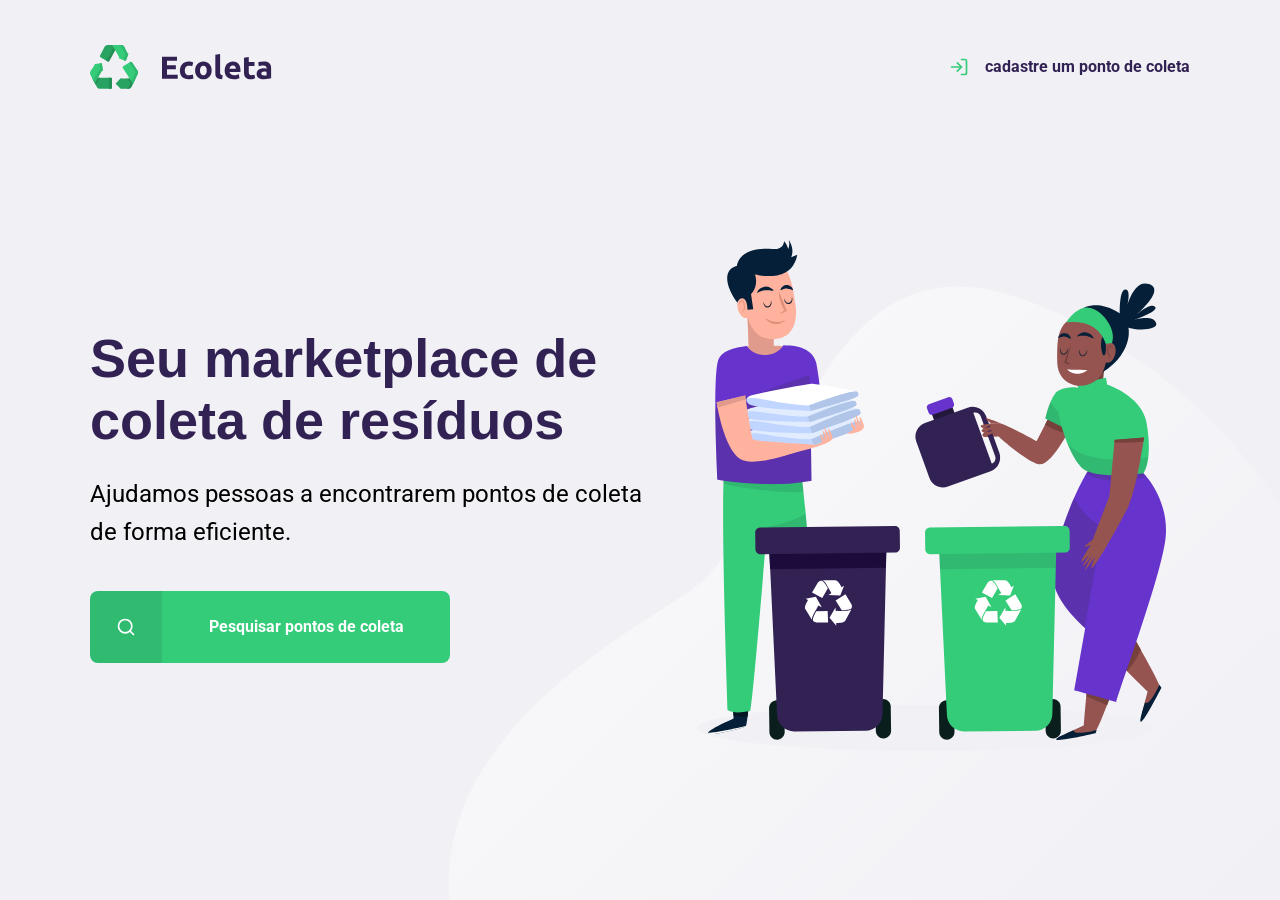
<file: index.html>
<!DOCTYPE html>
<html lang="pt_br">
<head>
    <meta charset="UTF-8">
    <meta name="viewport" content="width=device-width, initial-scale=1.0">
    <title>Ecoleta</title>
    <link href="https://fonts.googleapis.com/css2?family=Roboto&Ubuntufamily=Roboto:wght@700&display=swap" rel="stylesheet">
    <link rel="stylesheet" href="/public/styles/main.css">

    <link rel="stylesheet" href="/public/styles/home.css">
    <link rel="stylesheet" href="/public/styles/modal.css">
    
    <link rel="stylesheet" href="/public/styles/Resposive.css">

</head>
<body>
    <div id="page-home">
        <div class="content">
            <header>
                <img src="/public/assets/logo.svg" alt="logomarca">
                <a href="/src/create-point.html">
                    <span></span>
                cadastre um ponto de coleta   
                </a>
            </header>   
    
            <main>
                <h1>Seu marketplace de coleta de resíduos</h1>
        
                <p>Ajudamos pessoas a encontrarem pontos de coleta de forma eficiente.</p>
            
                <a href="#"><span></span><strong>Pesquisar pontos de coleta</strong></a>
                
            </main>
    
        
        </div>
    
    </div>
    
    <div id="modal" class="hide">
        <div class="content">
            <div class="header">
                <h1>Pontos de Coleta</h1>
                <a href="#">Fechar</a>
            </div>
            <form action="/src/search-results.html">
                <label for="search">Cidade</label>
                <div class="search field">
                    <input
                     type="text" 
                     name="search"
                     placeholder="Pesquise por cidade">
                    <button>
                        <img src="/public/assets/search.svg" alt="Buscar">
                    </button>
                </div>
            </form>
        </div>
    </div>

    <script src="/public/scripts/index.js"></script>
  
</body>
</html>
</file>
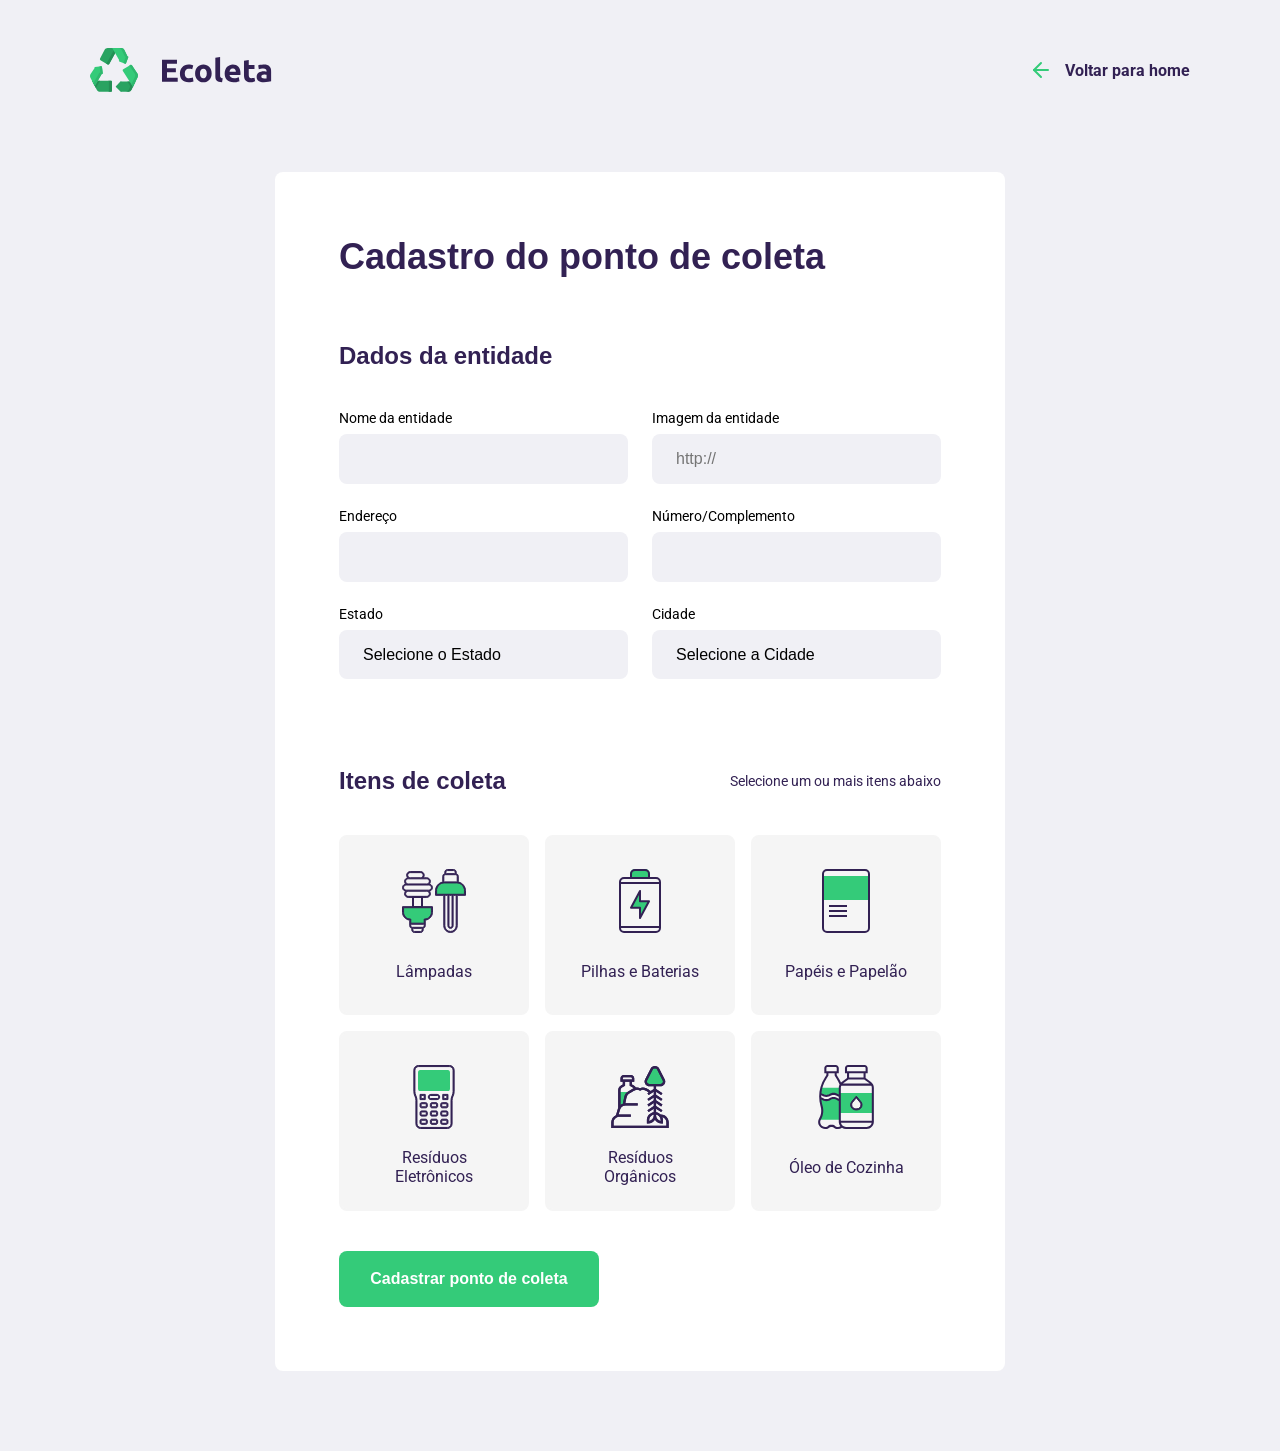
<file: src/create-point.html>
<!DOCTYPE html>
<html lang="pt_br">
<head>
    <meta charset="UTF-8">
    <meta name="viewport" content="width=device-width, initial-scale=1.0">

    <title>Criar um ponto de coleta</title>
  
    <link href="https://fonts.googleapis.com/css2?family=Roboto&Ubuntufamily=Roboto:wght@700&display=swap" rel="stylesheet">
   
    <link rel="stylesheet" href="/public/styles/main.css">


    <link rel="stylesheet" href="/public/styles/create-point.css">
    <link rel="stylesheet" href="/public/styles/modal.css">


    <link rel="stylesheet" href="/public/styles/Resposive.css">


</head>
<body>
    <div id="page-create-point">
        <header>
            <img src="/public/assets/logo.svg" alt="logomarca">
            <a href="/index.html">
                <span></span>
             Voltar para home
            </a>
        </header>
        <form action="/savepoint" method="POST">

            <h1>Cadastro do ponto de coleta</h1>
    
            <fieldset>
                <legend>
                    <h2>Dados da entidade</h2>
                </legend>
    
               
                <div class="field-group">
                <div class="field">
                    <label for="">Nome da entidade</label>
                    <input type="text" name="name" required="required">
                </div>
    
                <div class="field">
                    <label for="">Imagem da entidade</label>
                    <input 
                    type="url" 
                    name="image"
                    placeholder="http://"
                    required="required">
                </div>
     
                </div>
                
                    <div class="field-group">
                    <div class="field">
                        <label for="address">Endereço</label>
                        <input type="text" name="address" required="required">
                    </div>
                    <div class="field">
                        <label for="address">Número/Complemento</label>
                        <input type="text" name="address2" required="required">
                    </div>
                </div>
    
                <div class="field-group">
                    <div class="field">
                        <label for="state">Estado</label>
                        <select name="uf" required="required">
                            <option value="">Selecione o Estado</option>
                        </select>
    
                        <input type="hidden" name="state">
    
                    </div>
    
                    <div class="field">
                        <label for="city">Cidade</label>
                        <select name="city" disable="disable" required="required">
                            <option value="">Selecione a Cidade</option>
                        </select>
                    </div>
    
                </div>
    
            </fieldset>
    
            <fieldset>
                <legend>
                    <h2>Itens de coleta</h2>
                    <span>Selecione um ou mais itens abaixo</span>
                </legend>
    
                <div class="items-grid">
                    <li data-id="Lâmpada">
                        <img src="/public/assets/lampadas.svg" alt="Lâmpadas">
                        <span>Lâmpadas</span>
                    </li>
    
                    <li data-id="Pilhas e Baterias">
                        <img src="/public/assets/baterias.svg" alt="Pilhas e Baterias">
                        <span>Pilhas e Baterias</span>
                    </li>
    
                    <li data-id="Papéis e Papelão">
                        <img src="/public/assets/papeis-papelao.svg" alt="Papéis e Papelão">
                        <span>Papéis e Papelão</span>
                    </li>
    
                    <li data-id="Resíduos Eletrônicos">
                        <img src="/public/assets/eletronicos.svg" alt="Resíduos Eletrônicos">
                        <span>Resíduos Eletrônicos</span>
                    </li>
    
                    <li data-id="Resíduos Orgânicos">
                        <img src="/public/assets/organicos.svg" alt="Resíduos Orgânicos">
                        <span>Resíduos Orgânicos</span>
                    </li>
    
                    <li data-id="Óleo de Cozinha">
                        <img src="/public/assets/oleo.svg" alt="Óleo de Cozinha">
                        <span>Óleo de Cozinha</span>
                    </li>
                </div>
    
                <input type="hidden" name="items">
            </fieldset>
    
            <button type="submit">Cadastrar ponto de coleta</button>
        </form>
    
    
    </div>

    <div id="modal" class="hide">
        <div class="content">
            <img src="/public/assets/check.svg" alt="Cadastro concluído">
           <h1>Cadastro concluído</h1>
        </div>
    </div>

    <!-- <script>

        setTimeout(() => {
            window.location = "/src/index.html"
        }, 2000)
        
    </script> -->

    <script src="/public/scripts/index.js"></script>
    <script src="/public/scripts/create-point.js"></script>
        

        
   
  
</body>
</html>
</file>
<file: public/styles/main.css>
:root {
    --title-color: #322153;
    --primary-color: #34cb79;
}

* {
    margin: 0;
    padding: 0;
    box-sizing: border-box;

}

html {
    font-family: Roboto, sans-serif;
}
body {
    background: #f0f0f5;
    -webkit-front-smoothing: antialiased;
}

a {
    text-decoration: none;
}
h1, h2, h3, h4, h5, h6 {
    font-family: 'Ubuntu', sans-serif;
    color: var(--title-color);
}
</file>
<file: public/styles/home.css>
#page-home {
    height: 100vh;

    background: url('../assets/home-background.svg') no-repeat;
    background-position: 35vw bottom;
}


#page-home .content{
    width: 90%;
    max-width: 1100px;
    height: 100%;

    margin: 0 auto;
    display: flex;
    flex-direction: column;
}


#page-home header {
    display: flex;
    align-items: center;
    justify-content: space-between;
    margin-top: 45px;
}

#page-home header a {
    display: flex;

    color: var(--title-color);
    font-weight: 700;

   
}

#page-home header a span {
    margin-right: 16px;
    display: flex;

    background-image: url(../assets/log-in.svg);
    width: 20px;
    height: 20px;
}

#page-home main{
    max-width: 560px;

    flex: 1;

    height: 600px;
    display: flex;
    flex-direction: column;
    justify-content: center;
}

#page-home main h1{
    font-size: 54px;
    
}

#page-home main p{
    font-size: 24px;
    line-height: 38px;
    margin-top: 24px;
}

#page-home main a{
    width: 100%;
    max-width: 360px;
    height: 72px;

    border-radius: 8px;

    display: flex;
    align-items: center;

    margin-top: 40px;

    background: var(--primary-color);

    transition: 400ms;

    
    color: white;
}

#page-home main a:hover{
    background-color: #2fb86e;
}

#page-home main a span{
    width: 72px;
    height: 72px;

    border-top-left-radius: 8px;
    border-bottom-left-radius: 8px;

    background-color: rgba(0, 0, 0, 0.08);

    display: flex;
    align-items: center;
    justify-content: center;

    
}

#page-home main a span::after {
    content: "";
    background-image: url(../assets/search.svg);

    width: 20px;
    height: 20px;
}

#page-home main a strong{
    flex: 1;
    color: white;
    
    text-align: center;
}
</file>
<file: public/styles/modal.css>
#modal {
    background-color: #0E0A14ef;;
    
    height: 100vh;
    width: 100vw;

    position: fixed;
    top: 0;

    display: flex;
    justify-content: center;
    align-items: center;

    transition: 400ms;
}

#modal.hide {
    display: none;
}


#modal .content {
    color: white;

    width: 420px;
}

#modal .header {
    display: flex;
    align-items: center;
    justify-content: space-between;

    margin-bottom: 48px;
}

#modal .header a {
    background-image: url(../assets/x.svg);

    width: 20px;
    height: 20px;

    display: flex;

    font-size: 0.01px;
}

#modal .header h1 {
    color: white;
    font-size: 36px;
    line-height: 42px;

}

#modal form label {
    font-size: 14px;
    line-height: 16px;

    display: block;
    margin-bottom: 8px;
}

#modal form .field {
    display: flex;
}

#modal form input {
    flex: 1;

    background-color: #f0f0f5;

    border-radius: 8px 0 0 8px;

    border: 0;

    padding: 16px;

    font-size: 16px;
    color: #6c6c80;
}

#modal form button {
    width: 72px;
    height: 72px;

    background-color: var(--primary-color);

    border: 0;
    border-radius: 0 8px 8px 0;
    transition: 400ms;
   
}

#modal form button:hover {
    
    background-color: #2fb85e;
   
}

/* Isto é para a pagina point-created */
#modal.point .content {
    display: flex;
    flex-direction: column;
    align-items: center;
}
#modal.point h1 {
    color: white;
    margin: 32px;
}
</file>
<file: public/styles/Resposive.css>
@media (max-width:900px) {
    #page-home {
        background-position-x: 70vw;

    }
    #page-home .content{
        align-items: center;
        text-align: center;

    }
    #page-home header a{
        position: absolute;
        bottom: 48px;

        left: 50%;
        transform: translateX(-50%);
    }
    #page-home main{
        align-items: center;
    }

    #page-search-results .cards {
        grid-template-columns: 1fr;
    }
    #page-search-results .cards img {
        height: 250px;
    }


    #page-create-point .field-group {
        flex-direction: column;
    }

    #page-create-point .field-group .field + .field {
        margin-left: 0;
    }

}

@media (min-width: 1700px) {
    #page-home {
        background-position-x: 40vw;
}

@media (max-height: 760px) {
    #page-home {
        background-position-y: 200px;
}
</file>
<file: public/styles/create-point.css>
#page-create-point  {
    width: 90%;
    max-width: 1100px;
/*alinhamento de caixa (pelo lado de fora da caixa)*/

    margin: 0 auto;
}

#page-create-point header {
    margin-top: 48px;

    display: flex;
    justify-content: space-between;
    align-items: center;
}

#page-create-point header a {
    color: var(--title-color);
    font-weight: bold;

    display: flex;
    align-items: center;
}

#page-create-point header a span {
    margin-right: 16px;
    background-image: url('../assets/arrow-left.svg');
    
    display: flex;

    width: 20px;
    height: 24px;
}
/*formulario*/
 form {
     
     background-color: white;
     margin: 80px auto;
     /*preenchimento da caixa de formulário*/
     padding: 64px ;
     /*curvamento das bordas*/
     border-radius: 8px;
     
     max-width: 730px;

    
 }

 form h1 {
     font-size: 36px;

 }

 form fieldset {
    margin-top: 64px;

    border: 0;

 }

 form legend {
     margin-bottom: 40px;

     display: flex;
     align-items: center;
     justify-content: space-between;

     width: 100%;

 }
 form legend h2 {
     font-size: 24px;
 }
 form legend span  {
     font-size: 14px;
     color: var(--title-color);
 }

 form .field {
     flex: 1;
     display: flex;
     flex-direction: column;

     margin-bottom: 24px;

 }

 form .field-group {
     display: flex;
 }

 form input,
 form select {
     background-color: #f0f0f5;

     border: 0;
     padding: 16px 24px;
     font-size: 16px;

    border-radius: 8px;
 } 

form select {
    -webkit-appearance: none;
    -moz-appearance: none;
    appearance: none;
}

form label {
    font-size: 14px;
    margin-bottom: 8px;
}

form .field-group .field + .field {
    margin-left:24px
}

form button {
    width: 260px;
    height: 56px;

    background-color: var(--primary-color);
    border-radius: 8px;

    color: white;
    font-weight: bold;
    font-size: 16px;

    border: 0;

    margin-top: 40px;

    transition: background-color 400ms;
}
/*Mudança de cor ao posicionar o mouse no local*/
form button:hover {
    background-color: #2fb86e;
}
   
.items-grid {
    display: grid;
    grid-template-columns: 1fr 1fr 1fr;
    gap: 16px;
}
.items-grid li {
    background-color: #f5f5f5;
    list-style: none;


    border: 2px solid #f5f5f5; 
    border-radius: 8px;    
    
    height: 180px;

    padding: 32px 24px 16px;

    display: flex;
    flex-direction: column;
    align-items: center;
    justify-content: space-between;

    text-align: center;

    cursor: pointer;
}

.items-grid li span {
    margin-top: 12px;
    flex: 1;

    display: flex;
    align-items: center;

    color: var(--title-color);
}

.items-grid li.selected {
    background: #e1faec;
    border: 2px solid #34cb79;
}

.items-grid li img,
.items-grid li span {
    pointer-events: none;
}
</file>
